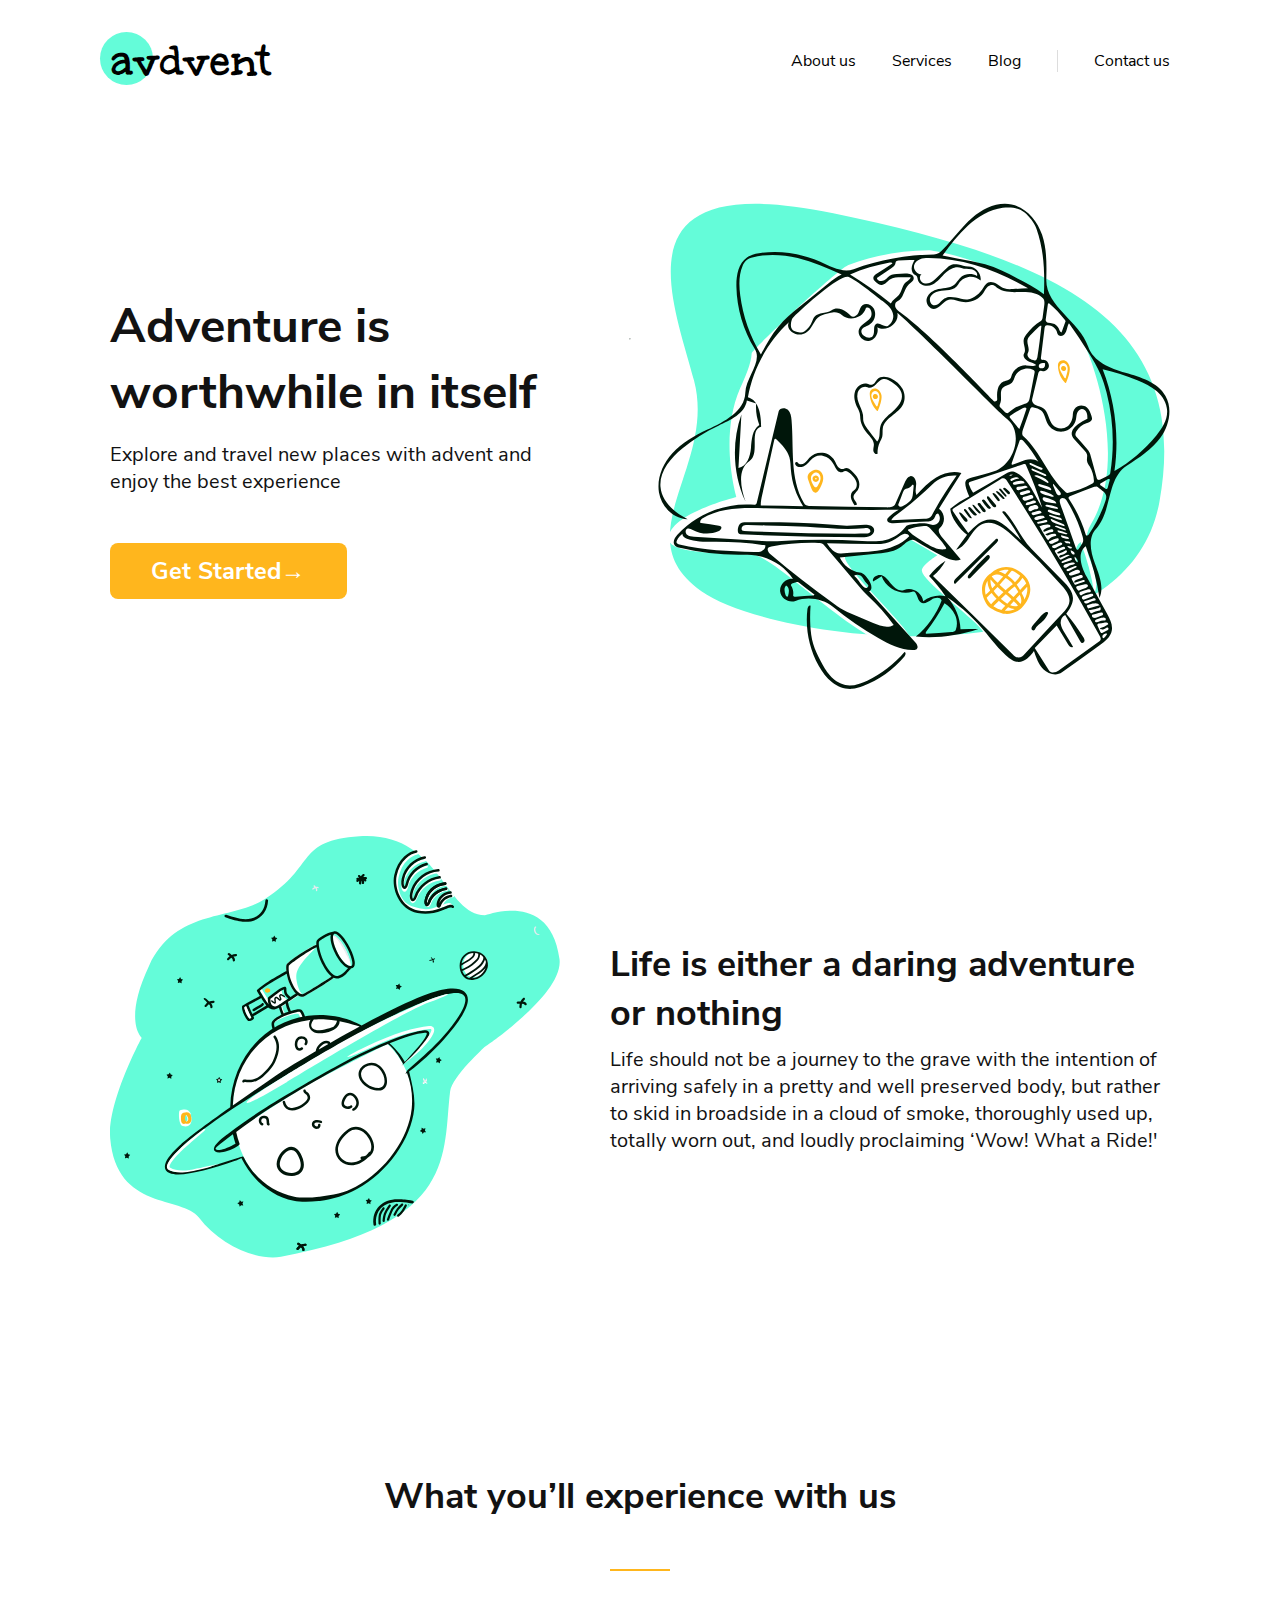
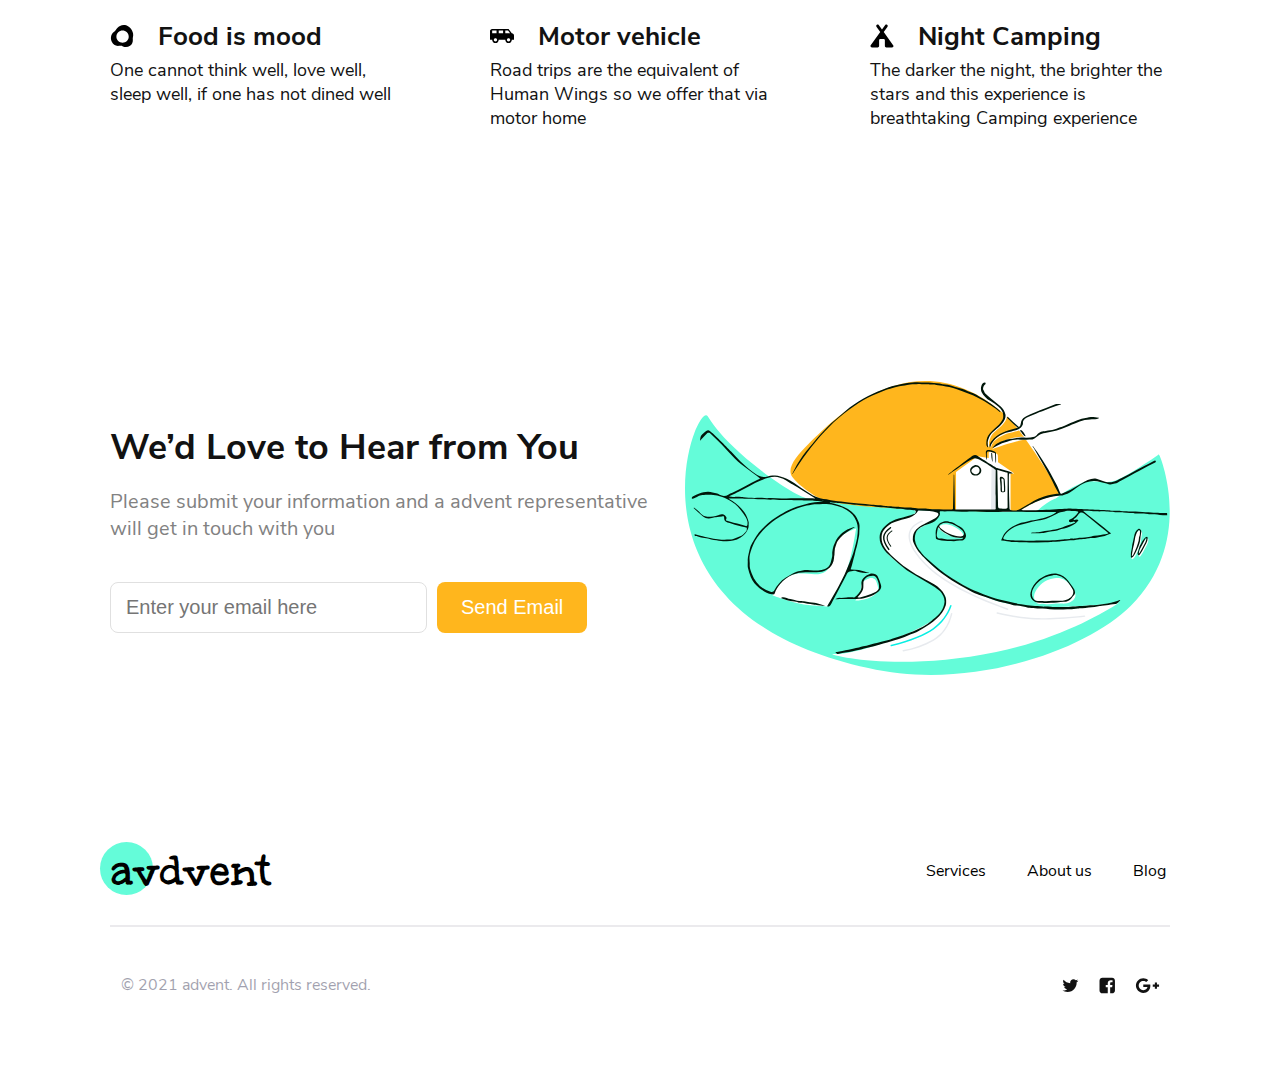
<file: index.html>
<!DOCTYPE html>
<html lang="en">
  <head>
    <meta charset="UTF-8" />
    <meta http-equiv="X-UA-Compatible" content="IE=edge" />
    <meta name="viewport" content="width=device-width, initial-scale=1.0" />
    <title>Avdvent</title>
    <link rel="stylesheet" href="./css/style.css" />
    <link rel="stylesheet" href="./css/media.css">
  </head>
  <body>
    <div class="page">
      <div class="page__content">
        <header class="header">
          <div class="header__logo">
            <div class="logo__title">avdvent</div>
          </div>
          <ul class="header__nav">
            <li class="header__nav-item">
              <a href="#" class="header__nav-item-link">About us</a>
            </li>
            <li class="header__nav-item">
              <a href="#" class="header__nav-item-link">Services</a>
            </li>
            <li class="header__nav-item">
              <a href="#" class="header__nav-item-link">Blog</a>
            </li>
            <li class="header__nav-item">
              <a href="#" class="header__nav-item-link">Contact us</a>
            </li>
          </ul>
        </header>

        <section class="travels">
          <div class="travels__text">
            <h1 class="title title_travels">
              Adventure is worthwhile in itself
            </h1>
            <p class="description description_travels">
              Explore and travel new places with advent and enjoy the best
              experience
            </p>
            <a href="#" class="btn btn_travels">Get Started→</a>
          </div>
            <img src="./assets/img/travels.svg" alt="" class="travels__img" />
        </section>

        <section class="looking">
          <div class="looking__text">
            <h2 class="title title_looking">
              Life is either a daring adventure or nothing
            </h2>
            <p class="description description_looking">
              Life should not be a journey to the grave with the intention of
              arriving safely in a pretty and well preserved body, but rather to
              skid in broadside in a cloud of smoke, thoroughly used up, totally
              worn out, and loudly proclaiming ‘Wow! What a Ride!'
            </p>
          </div>
            <img src="./assets/img/looking.svg" alt="" class="looking__img" />
        </section>

        <section class="experience">
          <h2 class="title title_experience">
            What you’ll experience with&nbsp;us
          </h2>
          <div class="cards experience__cards">
            <div class="experience__cards-item">
              <div class="experience__cards-item-head">
                <img
                  src="./assets/icon/food.svg"
                  alt=""
                  class="experience__cards-item-head-icon"
                />
                <h3 class="title title_cards">Food is mood</h3>
              </div>
              <p class="experience__cards-item-description">
                One cannot think well, love well, sleep well, if one has not
                dined well
              </p>
            </div>
            <div class="experience__cards-item">
              <div class="experience__cards-item-head">
                <img
                  src="./assets/icon/car.svg"
                  alt=""
                  class="experience__cards-item-head-icon"
                />
                <h3 class="title title_cards">Motor vehicle</h3>
              </div>
              <p class="experience__cards-item-description">
                Road trips are the equivalent of Human Wings so we offer that
                via motor home
              </p>
            </div>
            <div class="experience__cards-item">
              <div class="experience__cards-item-head">
                <img
                  src="./assets/icon/camping.svg"
                  alt=""
                  class="experience__cards-item-head-icon"
                />
                <h3 class="title title_cards">Night Camping</h3>
              </div>
              <p class="experience__cards-item-description">
                The darker the night, the brighter the stars and this experience
                is breathtaking Camping experience
              </p>
            </div>
          </div>
        </section>

        <section class="weather">
          <div class="weather__text">
            <h2 class="title title_weather">We’d Love to Hear from You</h2>
            <p class="description description_weather">
              Please submit your information and a advent representative will
              get in touch with you
            </p>

            <form action="" method="post" class="form form_weather">
              <input
                type="text"
                placeholder="Enter your email here"
                class="form__input-email"
              />
              <input
                type="submit"
                value="Send Email"
                class="btn form__input-btn"
              />
            </form>
          </div>
            <img src="./assets/img/weather.svg" alt="" class="weather__img" />
        </section>

        <footer class="footer">
          <div class="footer__head">
            <div class="footer__logo">
              <div class="logo__title">avdvent</div>
            </div>
            <ul class="footer__nav">
              <li class="footer__nav-item">
                <a href="#" class="footer__nav-item-link">Services</a>
              </li>
              <li class="footer__nav-item">
                <a href="#" class="footer__nav-item-link">About us</a>
              </li>
              <li class="footer__nav-item">
                <a href="#" class="footer__nav-item-link">Blog</a>
              </li>
            </ul>
          </div>
          <div class="footer__bottom">
            <p class="footer__copyright">© 2021 advent. All rights reserved.</p>
            <div class="socials">
              <a href="#" class="socials__link"
                ><img src="./assets/icon/twitter.svg" alt="" class="socials__link-icon"
              /></a>
              <a href="#" class="socials__link"
                ><img
                  src="./assets/icon/facebook.svg"
                  alt=""
                  class="socials__link-icon"
              /></a>
              <a href="#" class="socials__link"
                ><img
                  src="./assets/icon/google-plus.svg"
                  alt=""
                  class="socials__link-icon"
              /></a>
            </div>
          </div>
        </footer>
      </div>
    </div>
  </body>
</html>
</file>
<file: css/style.css>
@import "../fonts/Unkempt/stylesheet.css";
@import "../fonts/NunitoSans/stylesheet.css";

* {
  box-sizing: border-box;
}

body {
  width: 100%;
  margin: 0;
  padding: 0;
  background-color: #fff;
  font-family: "Nunito Sans", sans-serif;
}

h1,
h2,
h3,
h4,
h5,
h6 {
  margin: 0;
}

ul {
  list-style: none;
  margin: 0;
  padding: 0;
}

a {
  text-decoration: none;
}

p {
  padding: 0;
  margin: 0;
}

.btn {
  background-color: #ffb61d;
  color: #fff;
  font-size: 20px;
}

.title {
  font-size: 36px;
  font-weight: 700;
  color: #121212;
}

.title_cards {
  font-size: 26px;

}

.page {
  width: 100%;
  display: flex;
  justify-content: center;
}

.page__content {
  width: 100%;
  max-width: 1100px;
  display: flex;
  flex-direction: column;
  justify-content: center;
  align-items: center;
  padding: 0 20px;
}

.header {
  display: flex;
  width: 100%;
  padding: 32px 0 31px;
}

.header__logo {
  position: relative;
}

.logo__title {
  position: relative;
  font-size: 48px;
  font-family: "Unkempt", sans-serif;
  font-weight: bold;
  z-index: 2;
}

.header__logo::before {
  position: absolute;
  content: "";
  display: block;
  top: 0;
  left: -10px;
  background-color: #64fcd9;
  width: 53px;
  height: 53px;
  border-radius: 50%;
  z-index: 1;
}

.header__nav {
  display: flex;
  width: 100%;
  justify-content: flex-end;
  align-items: center;
}

.header__nav .header__nav-item:not(:last-child) {
  margin-right: 36px;
}

.header__nav .header__nav-item-link {
  font-size: 16px;
  font-weight: normal;
  color: #000;
}

.header__nav .header__nav-item:last-child {
  border-left: 1px solid #dddddd;
  padding-left: 36px;
}

.travels {
  display: flex;
  justify-content: space-between;
  align-items: center;
  padding-top: 82px;
  padding-bottom: 82px;
  width: 100%;
}

.travels__text {
  display: flex;
  flex-direction: column;
  width: 100%;
  max-width: 453px;
  flex-shrink: 0;
}

.title_travels {
  font-size: 48px;
  font-weight: 700;
  color: #121212;
  margin-bottom: 16px;
}

.description_travels {
  font-size: 20px;
  font-weight: 400;
  color: #121212;
  margin-bottom: 48px;
}

.travels__img {
  display: block;
  width: 100%;
  max-width: 541px;
  min-width: 0;
}

.btn_travels {
  width: 100%;
  max-width: 237px;
  font-size: 24px;
  font-weight: 700;
  padding: 12px 41px;
  border-radius: 8px;
}

.looking {
  display: flex;
  flex-direction: row-reverse;
  justify-content: space-between;
  align-items: center;
  width: 100%;
  padding: 65px 0 64px;
}

.looking__text {
  width: 100%;
  max-width: 560px;
  flex-shrink: 0;
}

.title_looking {
  margin-bottom: 8px;
}

.description_looking {
  font-size: 20px;
  font-weight: 400;
  color: #121212;
}

.looking__img {
  display: block;
  width: 100%;
  max-width: 450px;
  min-width: 0;
  margin-right: 20px;
}

.experience {
  width: 100%;
  padding: 150px 0;
}

.title_experience {
  position: relative;
  display: flex;
  flex-direction: column;
  align-items: center;
  width: 100%;
}

.title_experience::before {
  position: absolute;
  content: "";
  top: 97px;
  left: 50%;
  transform: translateX(-50%);
  background-color: #ffb61d;
  height: 2px;
  width: 60px;

}

.experience__cards {
  display: flex;
  width: 100%;
  margin-top: 98px;
}

.experience__cards-item {
  width: 100%;
  display: flex;
  flex-direction: column;
}

.experience__cards-item-head {
  display: flex;
  align-items: center;
}

.experience__cards-item-description {
  font-size: 18px;
  font-weight: 400;
  color: #121212;
  margin-top: 4px;
}

.experience__cards-item-head-icon {
  width: 24px;
  height: 24px;
  margin-right: 24px;
}

.experience__cards-item:not(:last-child) {
  margin-right: 80px;
}

.weather {
  padding: 101px 0;
  display: flex;
  align-items: center;
  justify-content: space-between;
  width: 100%;
}

.weather__text {
  width: 100%;
  max-width: 560px;
  margin-right: 15px;
  flex-shrink: 0;
}

.title_weather {
  margin-bottom: 16px;
}

.description_weather {
  font-size: 20px;
  font-weight: 400;
  color: #828282;
  margin-bottom: 40px;
}

.weather__img {
  display: block;
  width: 100%;
  max-width: 572px;
  min-width: 0;
}

.form_weather {
  display: flex;
  max-width: 477px;
}

.form__input-email {
  width: 100%;
  max-width: 317px;
  height: 51px;
  padding: 12px 15px;
  border: 1px solid #e0e0e0;
  border-radius: 8px;
  color: #828282;
  font-size: 20px;
  font-weight: 300;
  margin-right: 10px;
}

.form__input-btn {
  min-width: 150px;
  min-height: 51px;
  border: none;
  border-radius: 8px;
  color: #fff;
  padding: 12px 24px;
  font-style: normal;
}

.footer {
  width: 100%;
  padding: 66px 0 62px 0;
}

.footer__head {
  display: flex;
  justify-content: space-between;
  align-items: center;
  padding-bottom: 25px;
  border-bottom: 2px solid #ebeaed;
  margin-bottom: 40px;
}

.footer__nav {
  display: flex;
  align-items: center;
  width: 100%;
  max-width: 244px;
}

.footer__nav-item:not(:last-child) {
  margin-right: 41px;
}

.footer__nav-item-link {
  font-size: 16px;
  font-weight: normal;
  color: #000;
}

.footer__logo {
  position: relative;
  z-index: 2;
}

.footer__logo::before {
  position: absolute;
  content: "";
  display: block;
  top: 0;
  left: -10px;
  background-color: #64fcd9;
  width: 53px;
  height: 53px;
  border-radius: 50%;
  z-index: 1;
}

.footer__bottom {
  display: flex;
  justify-content: space-between;
  align-items: center;
}

.footer__copyright {
  color: #151439;
  opacity: 0.4;
  font-size: 16px;
  font-style: normal;
  margin-left: 11px;
  width: 100%;
  max-width: 255px;
}

.socials {
  display: flex;
  justify-content: flex-end;
  align-items: center;
  width: 100%;
}

.socials__link {
  display: flex;
  align-items: center;
  padding: 10px;
}
</file>
<file: css/media.css>
@media all and (max-width: 1100px) {
  .looking__text {
    width: 100%;
    max-width: 500px;
  }

  .looking__picture {
    margin-right: 40px;
  }

  .weather__text {
    width: 100%;
    max-width: 480px;
  }

  .form__input-email {
    width: 100%;
    max-width: 250px;
    font-size: 16px;
  }

  .form__input-btn {
    font-size: 16px;
  }
}

@media all and (max-width: 920px) {
  .looking__text {
    width: 100%;
    max-width: 400px;
  }

  .title_cards {
    font-size: 22px;
  }

  .weather__text {
    width: 100%;
    max-width: 400px;
  }

  .form__input-email {
    height: 40px;
    padding: 10px 15px;
  }

  .form__input-btn {
    min-width: 130px;
    min-height: 40px;
    font-size: 16px;
    padding: 10px 15px;
  }
}

@media all and (max-width: 820px) {
.page__content {
  padding: 0 35px;
}

  .title_cards {
    font-size: 20px;
  }

  .title {
    font-size: 32px;
  }

  .travels__text {
    max-width: 400px;
  }

  .btn_travels {
    width: 100%;
    max-width: 180px;
    font-size: 20px;
    padding: 12px 25px;
  }

  .title_travels {
    font-size: 38px;
  }

  .travels {
    padding: 25px 0px;
  }

  .description_travels {
    font-size: 18px;
  }

  .looking {
    padding: 25px 0px;
  }

  .description_looking {
    font-size: 18px;
  }

  .experience {
    padding: 50px 0px;
  }

  .title_cards {
    font-size: 20px;
    white-space: nowrap;
  }

  .experience__cards-item-description {
    font-size: 18px;
  }

  .weather {
    padding: 25px 0px;
  }

  .title_weather {
    margin-bottom: 0px;
  }

  .description_weather {
    font-size: 18px;
    margin-bottom: 15px;
  }

  .footer {
    padding: 25px 0;
  }
}

@media all and (max-width: 770px) {
  .title_travels {
    font-size: 34px;
  }

  .title {
    font-size: 28px;
  }

  .header {
    flex-direction: column;
    justify-content: center;
    align-items: center;
  }

  .header__nav {
    justify-content: center;
  }

  .header__logo {
    margin-bottom: 20px;
  }

  .travels {
    flex-direction: column-reverse;
  }

  .travels__text {
    margin-top: 35px;
    display: flex;
    flex-direction: column;
  }

  .travels__img {
    max-width: 400px;
  }

  .btn_travels {
    align-self: center;
  }

  .looking {
    flex-direction: column;
  }

  .looking__text {
    margin-bottom: 35px;
  }

  .looking__img {
    margin-right: 0;
    max-width: 400px;
  }

  .experience {
    display: flex;
    flex-direction: column;
    align-items: center;
    padding: 25px 0;
  }

  .looking__image {
    margin: 0px;
  }

  .experience__cards {
    flex-wrap: wrap;
    max-width: 400px;
    padding-top: 20px;
    margin-top: 0;
  }

  .title_experience::before {
    display: none;
  }

  .experience__cards-item {
    margin-bottom: 20px;
  }

  .experience__cards-item:not(:last-child) {
    margin-right: 0px;
  }

  .experience__cards-item-description {
    max-width: 450px;
  }

  .weather {
    flex-direction: column-reverse;
  }

  .weather__img {
    max-width: 400px;
  }

  .weather__text {
    display: flex;
    flex-direction: column;
    align-items: center;
    margin-top: 15px;
    width: 100%;
    max-width: 500px;
    margin-right: 0px;
  }

  .title_weather {
    margin-top: 15px;
    margin-bottom: 15px;
  }

  .description_weather {
    margin-bottom: 25px;
    max-width: 360px;
  }

  .form__input-btn {
    margin-top: 15px;
  }

  .form_weather {
    display: flex;
    flex-direction: column;
    width: 100%;
    align-items: center;
  }

  .form__input-email {
    max-width: 360px;
    height: 50px;
    padding: 12px 15px;
    margin-right: 0;
  }

  .form__input-btn {
    max-width: 360px;
    width: 100%;
    min-height: 50px;
    font-size: 16px;
    padding: 12px 15px;
  }

  .footer {
    padding: 25px 0px;
  }

  .footer__head {
    flex-direction: column;
    margin-bottom: 20px;
  }

  .footer__logo {
    margin-bottom: 15px;
  }

  .footer__nav {
    width: 400px;
    justify-content: center;
  }

  .footer__nav-item:not(:last-child) {
    margin-right: 40px;
  }

  .footer__bottom {
    flex-direction: column-reverse;
  }

  .footer__copyright {
    margin-top: 15px;
    margin-left: 0px;
  }

  .socials {
    justify-content: center;
  }

  .socials-link:not(:last-child) {
    margin-right: 20px;
  }
}

@media all and (max-width: 540px) {
  .header__nav .header__nav-item:not(:last-child) {
    margin-right: 30px;
  }

  .header__nav .header__nav-item:last-child {
    padding-left: 30px;
  }

  .form__input-email {
    margin-right: 0px;
  }

  .form__input-btn {
    margin-top: 15px;
  }
}


@media all and (max-width: 440px) {
  .title {
    font-size: 30px;
  }

  .btn_travels {
    max-width: 180px;
  }

  .header__nav .header__nav-item:not(:last-child) {
    margin-right: 18px;
  }

  .header__nav .header__nav-item:last-child {
    padding-left: 18px;
  }

  .title_cards {
    font-size: 20px;
  }

  .experience__cards-item-description {
    font-size: 18px;
  }

  .weather__text {
    align-items: stretch;
  }

  .form__input-email {
    margin-right: 0px;
  }

  .form__input-btn {
    margin-top: 15px;
  }
}

@media all and (max-width: 395px) {
    .title {
      font-size: 26px;
    }

    .title_cards {
      font-size: 22px;
    }

    .header__nav {
      flex-wrap: wrap;
    }

    .header__nav .header__nav-item:not(:last-child) {
      margin-right: 10px;
    }
  
    .header__nav .header__nav-item:last-child {
      border-left: none;
      padding-left: 0px;
    }
  }
</file>
